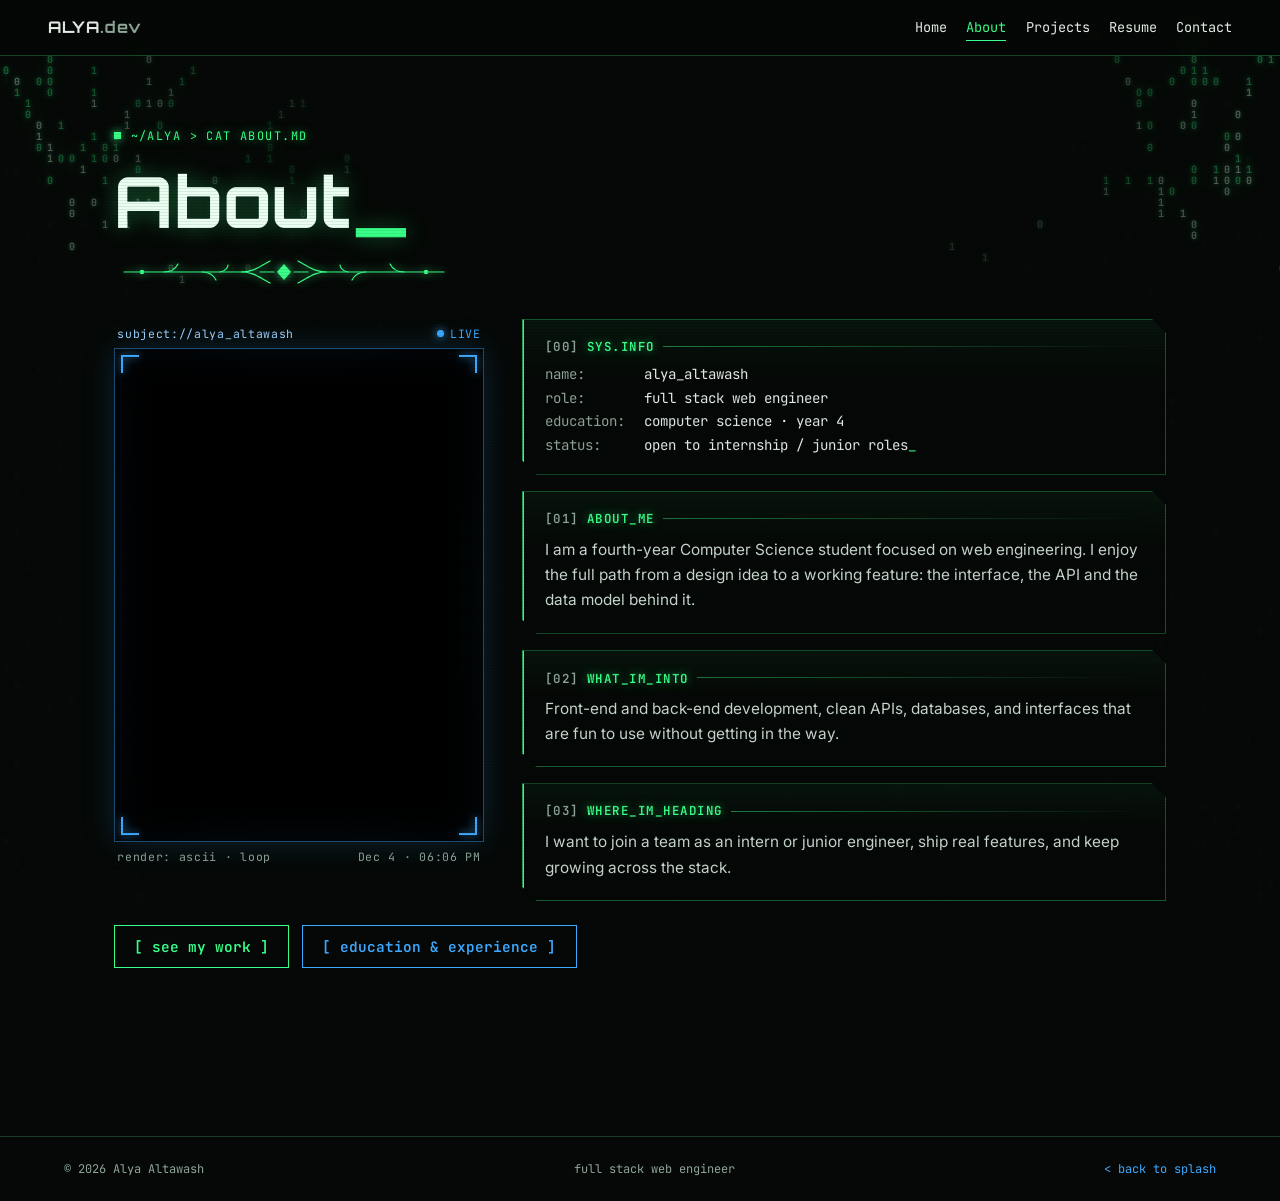
<file: about.html>
<!doctype html>
<html lang="en"><head><meta charset="utf-8"><meta name="viewport" content="width=device-width,initial-scale=1">
<title>About | Alya Altawash</title><meta name="description" content="Fourth-year Computer Science student and full stack web engineer.">
<link rel="preconnect" href="https://fonts.googleapis.com"><link rel="preconnect" href="https://fonts.gstatic.com" crossorigin>
<link href="https://fonts.googleapis.com/css2?family=Inter:wght@400;500&family=JetBrains+Mono:wght@400;600&family=Orbitron:wght@600;800&display=swap" rel="stylesheet">
<link rel="stylesheet" href="assets/style.css?v=202611090858"></head>
<body class="inner about"><div class="bg" aria-hidden="true"></div>
<nav class="nav"><a class="brand" href="index.html">ALYA<span>.dev</span></a>
<button class="burger" aria-label="Menu" aria-expanded="false">menu</button><ul><li><a href="home.html">Home</a></li><li><a href="about.html" aria-current=page>About</a></li><li><a href="projects.html">Projects</a></li><li><a href="resume.html">Resume</a></li><li><a href="contact.html">Contact</a></li></ul></nav>
<main>
<header class="phead">
<p class="kicker"><span class="blip"></span>~/alya &gt; cat about.md</p>
<h1>About<span class="cur">_</span></h1>
<svg class="rule" viewBox="0 0 320 24" aria-hidden="true"><g id="half" fill="none" stroke="currentColor" stroke-width="1.2" stroke-linecap="round">
<path d="M0 12H118"/><path d="M118 12C130 12 136 6 146 1"/><path d="M118 12C130 12 136 18 146 23"/>
<path d="M40 12C48 12 52 8 54 4"/><path d="M78 12C86 12 90 16 92 20"/><path d="M96 12C102 11 104 7 104 5"/>
<path d="M136 12H150"/><circle cx="18" cy="12" r="1.6" fill="currentColor"/></g>
<use href="#half" transform="matrix(-1 0 0 1 320 0)"/><path d="M160 4L167 12L160 20L153 12Z" fill="currentColor"/></svg>
</header>

<section class="about-grid">
<figure class="portrait">
<div class="pf-bar"><span>subject://alya_altawash</span><span class="live"><i></i>LIVE</span></div>
<div class="pf-screen">
<video src="assets/video/about-portrait.mp4" autoplay muted loop playsinline preload="metadata" aria-label="ASCII-art figure of Alya, animated"></video>
<i class="pf-sweep" aria-hidden="true"></i>
<span class="pc pc-tl" aria-hidden="true"></span><span class="pc pc-tr" aria-hidden="true"></span><span class="pc pc-bl" aria-hidden="true"></span><span class="pc pc-br" aria-hidden="true"></span>
</div>
<figcaption class="pf-meta"><span>render: ascii · loop</span><span><span id="date">--</span> · <span id="clock">--:--</span></span></figcaption>
</figure>

<div class="about-col">
<div class="panel sysinfo">
<div class="ph"><span>[00]</span> sys.info</div>
<dl>
<dt>name</dt><dd>alya_altawash</dd>
<dt>role</dt><dd>full stack web engineer</dd>
<dt>education</dt><dd>computer science · year 4</dd>
<dt>status</dt><dd class="g">open to internship / junior roles<span class="cur">_</span></dd>
</dl>
</div>
<article class="panel"><div class="ph"><span>[01]</span> about_me</div>
<p>I am a fourth-year Computer Science student focused on web engineering. I enjoy the full path from a design idea to a working feature: the interface, the API and the data model behind it.</p></article>
<article class="panel"><div class="ph"><span>[02]</span> what_im_into</div>
<p>Front-end and back-end development, clean APIs, databases, and interfaces that are fun to use without getting in the way.</p></article>
<article class="panel"><div class="ph"><span>[03]</span> where_im_heading</div>
<p>I want to join a team as an intern or junior engineer, ship real features, and keep growing across the stack.</p></article>
</div>
</section>

<div class="row"><a class="btn" href="projects.html">[ see my work ]</a><a class="btn alt" href="resume.html">[ education &amp; experience ]</a></div>
</main>
<footer><span>© 2026 Alya Altawash</span><span>full stack web engineer</span><a href="index.html">&lt; back to splash</a></footer>
<script src="assets/sigil-bg.js?v=202611090858"></script>
<script src="assets/site.js?v=202611090858"></script></body></html>
</file>
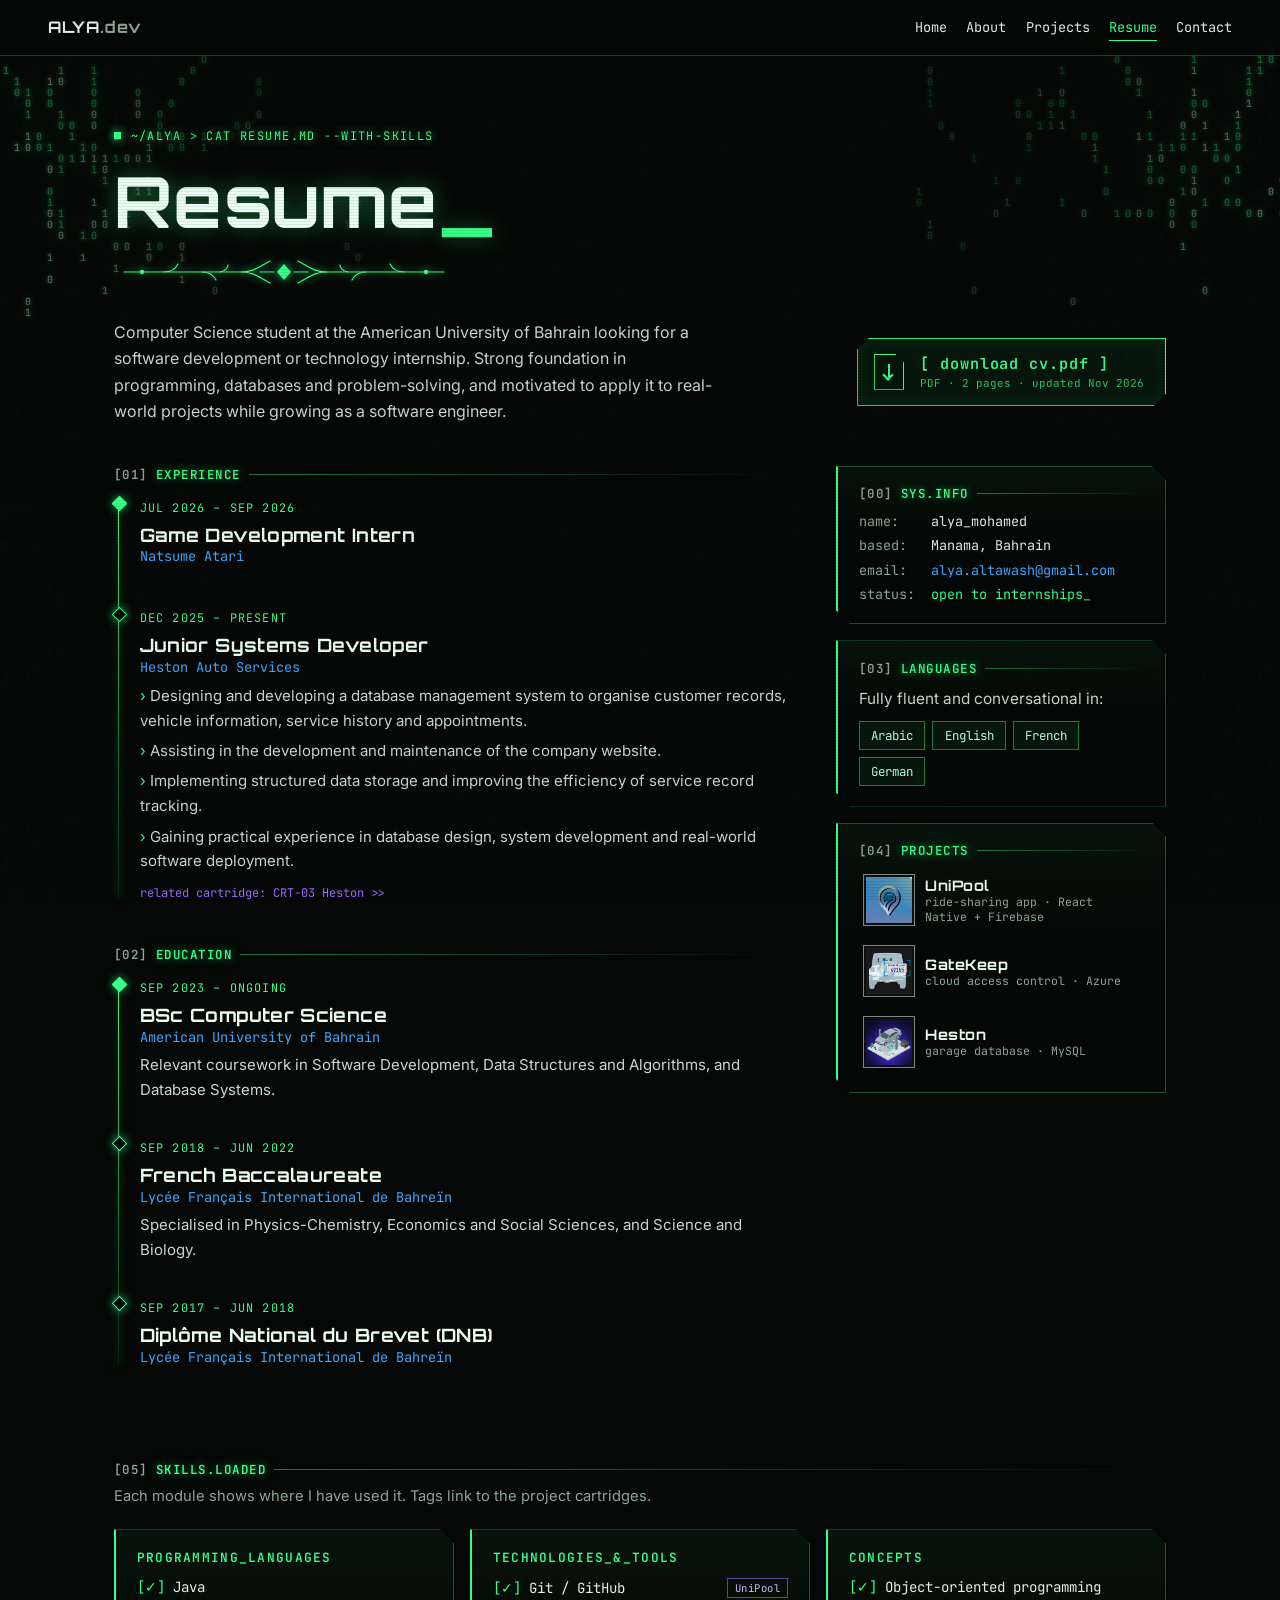
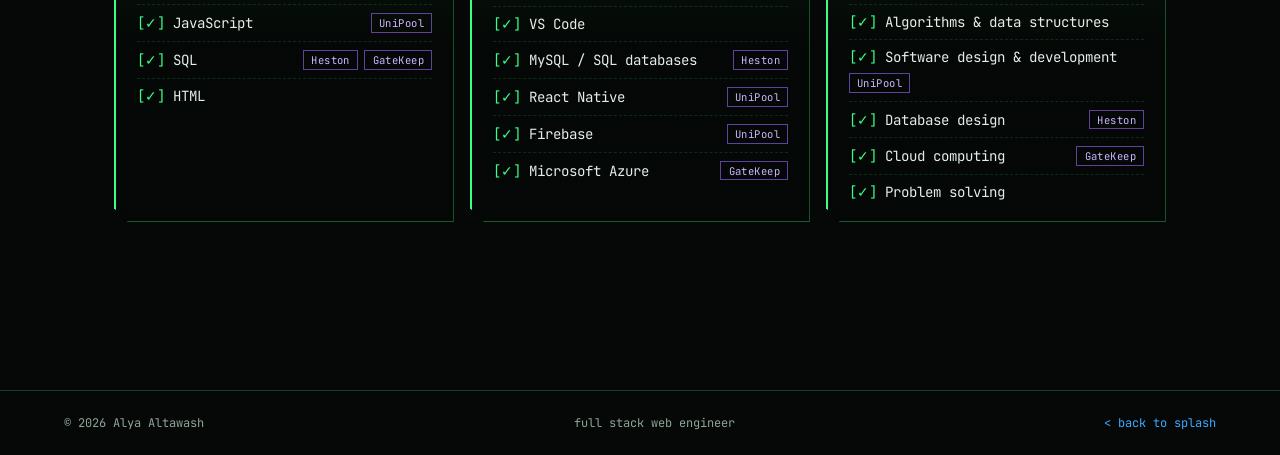
<file: resume.html>
<!doctype html>
<html lang="en"><head><meta charset="utf-8"><meta name="viewport" content="width=device-width,initial-scale=1">
<title>Resume | Alya Altawash</title><meta name="description" content="Resume and skills of Alya Mohamed, Computer Science student at the American University of Bahrain. Education, experience and technical background.">
<link rel="preconnect" href="https://fonts.googleapis.com"><link rel="preconnect" href="https://fonts.gstatic.com" crossorigin>
<link href="https://fonts.googleapis.com/css2?family=Inter:wght@400;500&family=JetBrains+Mono:wght@400;600&family=Orbitron:wght@600;800&display=swap" rel="stylesheet">
<link rel="stylesheet" href="assets/style.css?v=202611090858"></head>
<body class="inner resume"><div class="bg" aria-hidden="true"></div>
<nav class="nav"><a class="brand" href="index.html">ALYA<span>.dev</span></a>
<button class="burger" aria-label="Menu" aria-expanded="false">menu</button><ul><li><a href="home.html">Home</a></li><li><a href="about.html">About</a></li><li><a href="projects.html">Projects</a></li><li><a href="resume.html" aria-current=page>Resume</a></li><li><a href="contact.html">Contact</a></li></ul></nav>
<main>
<header class="phead">
<p class="kicker"><span class="blip"></span>~/alya &gt; cat resume.md --with-skills</p>
<h1>Resume<span class="cur">_</span></h1>
<svg class="rule" viewBox="0 0 320 24" aria-hidden="true"><g id="half" fill="none" stroke="currentColor" stroke-width="1.2" stroke-linecap="round">
<path d="M0 12H118"/><path d="M118 12C130 12 136 6 146 1"/><path d="M118 12C130 12 136 18 146 23"/>
<path d="M40 12C48 12 52 8 54 4"/><path d="M78 12C86 12 90 16 92 20"/><path d="M96 12C102 11 104 7 104 5"/>
<path d="M136 12H150"/><circle cx="18" cy="12" r="1.6" fill="currentColor"/></g>
<use href="#half" transform="matrix(-1 0 0 1 320 0)"/><path d="M160 4L167 12L160 20L153 12Z" fill="currentColor"/></svg>
</header>

<section class="cv-top">
<p class="lead">Computer Science student at the American University of Bahrain looking for a software development or technology internship. Strong foundation in programming, databases and problem-solving, and motivated to apply it to real-world projects while growing as a software engineer.</p>
<a class="dl" href="assets/Alya_Mohamed_CV.pdf" download="Alya_Mohamed_CV.pdf">
<span class="dl-ico" aria-hidden="true"><i></i></span>
<span class="dl-txt"><b>[ download cv.pdf ]</b><small>PDF · 2 pages · updated Nov 2026</small></span>
</a>
</section>

<div class="cv-grid">
<div class="cv-main">
<section aria-labelledby="xpH">
<div class="ph" id="xpH"><span>[01]</span> experience</div>
<ol class="xp">
<li><span class="when">Jul 2026 – Sep 2026</span><h3>Game Development Intern</h3><p class="org">Natsume Atari</p></li>
<li><span class="when">Dec 2025 – present</span><h3>Junior Systems Developer</h3><p class="org">Heston Auto Services</p>
<ul><li>Designing and developing a database management system to organise customer records, vehicle information, service history and appointments.</li>
<li>Assisting in the development and maintenance of the company website.</li>
<li>Implementing structured data storage and improving the efficiency of service record tracking.</li>
<li>Gaining practical experience in database design, system development and real-world software deployment.</li></ul>
<a class="xp-link" href="projects.html">related cartridge: CRT-03 Heston &gt;&gt;</a></li>
</ol>
</section>

<section aria-labelledby="edH">
<div class="ph" id="edH"><span>[02]</span> education</div>
<ol class="xp">
<li><span class="when">Sep 2023 – ongoing</span><h3>BSc Computer Science</h3><p class="org">American University of Bahrain</p><p>Relevant coursework in Software Development, Data Structures and Algorithms, and Database Systems.</p></li>
<li><span class="when">Sep 2018 – Jun 2022</span><h3>French Baccalaureate</h3><p class="org">Lycée Français International de Bahreïn</p><p>Specialised in Physics-Chemistry, Economics and Social Sciences, and Science and Biology.</p></li>
<li><span class="when">Sep 2017 – Jun 2018</span><h3>Diplôme National du Brevet (DNB)</h3><p class="org">Lycée Français International de Bahreïn</p></li>
</ol>
</section>
</div>

<aside class="cv-side">
<div class="panel">
<div class="ph"><span>[00]</span> sys.info</div>
<dl class="kv">
<dt>name</dt><dd>alya_mohamed</dd>
<dt>based</dt><dd>Manama, Bahrain</dd>
<dt>email</dt><dd><a href="mailto:alya.altawash@gmail.com">alya.altawash@gmail.com</a></dd>
<dt>status</dt><dd class="g">open to internships<span class="cur">_</span></dd>
</dl>
</div>
<div class="panel">
<div class="ph"><span>[03]</span> languages</div>
<p class="side-note">Fully fluent and conversational in:</p>
<ul class="langs"><li>Arabic</li><li>English</li><li>French</li><li>German</li></ul>
</div>
<div class="panel">
<div class="ph"><span>[04]</span> projects</div>
<ul class="mini-carts">
<li><a href="projects.html"><img src="assets/img/carts/unipool.jpg" alt=""><span><b>UniPool</b>ride-sharing app · React Native + Firebase</span></a></li>
<li><a href="projects.html"><img src="assets/img/carts/gatekeep.jpg" alt=""><span><b>GateKeep</b>cloud access control · Azure</span></a></li>
<li><a href="projects.html"><img src="assets/img/carts/heston.jpg" alt=""><span><b>Heston</b>garage database · MySQL</span></a></li>
</ul>
</div>
</aside>
</div>

<section class="section" id="skills" aria-labelledby="skH">
<div class="ph" id="skH"><span>[05]</span> skills.loaded</div>
<p class="dim sk-intro">Each module shows where I have used it. Tags link to the project cartridges.</p>
<div class="sk-grid">
<div class="panel sk"><h3>programming_languages</h3><ul>
<li><span>Java</span></li>
<li><span>JavaScript</span><a href="projects.html" class="u">UniPool</a></li>
<li><span>SQL</span><a href="projects.html" class="u">Heston</a><a href="projects.html" class="u">GateKeep</a></li>
<li><span>HTML</span></li></ul></div>
<div class="panel sk"><h3>technologies_&amp;_tools</h3><ul>
<li><span>Git / GitHub</span><a href="projects.html" class="u">UniPool</a></li>
<li><span>VS Code</span></li>
<li><span>MySQL / SQL databases</span><a href="projects.html" class="u">Heston</a></li>
<li><span>React Native</span><a href="projects.html" class="u">UniPool</a></li>
<li><span>Firebase</span><a href="projects.html" class="u">UniPool</a></li>
<li><span>Microsoft Azure</span><a href="projects.html" class="u">GateKeep</a></li></ul></div>
<div class="panel sk"><h3>concepts</h3><ul>
<li><span>Object-oriented programming</span></li>
<li><span>Algorithms &amp; data structures</span></li>
<li><span>Software design &amp; development</span><a href="projects.html" class="u">UniPool</a></li>
<li><span>Database design</span><a href="projects.html" class="u">Heston</a></li>
<li><span>Cloud computing</span><a href="projects.html" class="u">GateKeep</a></li>
<li><span>Problem solving</span></li></ul></div>
</div>
</section>
</main>
<footer><span>© 2026 Alya Altawash</span><span>full stack web engineer</span><a href="index.html">&lt; back to splash</a></footer>
<script src="assets/sigil-bg.js?v=202611090858"></script>
<script src="assets/site.js?v=202611090858"></script></body></html>
</file>
<file: assets/style.css>
:root{
  --void:#050806; --panel:#0b120d; --line:#1f3a29;
  --green:#39ff88; --glow:#b8ffd9; --blue:#3da9ff; --violet:#9b6bff; --red:#ff3b4e;
  --text:#e6ede8; --dim:#8fa597;
  --display:"Orbitron","Michroma","Segoe UI",system-ui,sans-serif;
  --mono:"JetBrains Mono","Space Mono",ui-monospace,Menlo,Consolas,monospace;
  --body:"Inter",system-ui,-apple-system,"Segoe UI",sans-serif;
}
*{box-sizing:border-box;margin:0}
html{scroll-behavior:smooth;background:var(--void)}
body{background:transparent;color:var(--text);font:16px/1.65 var(--body);min-height:100vh;overflow-x:hidden}
body::after{content:"";position:fixed;inset:0;pointer-events:none;z-index:50;background:repeating-linear-gradient(0deg,rgba(0,0,0,.18) 0 1px,transparent 1px 3px);opacity:.45}
a{color:var(--blue);text-decoration:none}
a:hover{color:var(--glow)}
:focus-visible{outline:2px solid var(--green);outline-offset:3px}
img,video{max-width:100%;display:block}
h1,h2,h3{font-family:var(--display);font-weight:700;line-height:1.15;letter-spacing:.02em}
h1{font-size:clamp(2rem,6vw,3.8rem);color:var(--glow);text-shadow:0 0 22px rgba(57,255,136,.35)}
h2{font-size:clamp(1.3rem,3.2vw,2rem);margin-bottom:1rem}
h3{font-size:1rem;margin-bottom:.4rem}
p{max-width:68ch}
.dim{color:var(--dim)} .g{color:var(--green)} .b{color:var(--blue)} .v{color:var(--violet)} .r{color:var(--red)}

.bg{position:fixed;inset:0;z-index:-1;overflow:hidden;background:var(--void)}
.bg video,.bg img{position:absolute;inset:0;width:100%;height:100%;object-fit:cover;opacity:.3;mix-blend-mode:screen}
.bg canvas{position:absolute;inset:0;width:100%;height:100%;opacity:.35}
.bg::after{content:"";position:absolute;inset:0;background:radial-gradient(ellipse at 50% 40%,transparent 15%,var(--void) 88%)}

.nav{position:sticky;top:0;z-index:40;display:flex;align-items:center;gap:1.5rem;padding:.8rem clamp(1rem,4vw,3rem);background:rgba(5,8,6,.88);backdrop-filter:blur(8px);border-bottom:1px solid var(--line)}
.brand{font:700 1rem var(--display);color:var(--green);letter-spacing:.06em}
.brand span{color:var(--dim)}
.nav ul{list-style:none;display:flex;gap:1.2rem;margin-left:auto;padding:0;font:.85rem var(--mono)}
.nav a{color:var(--text);padding:.25rem 0;border-bottom:1px solid transparent}
.nav a:hover,.nav a[aria-current]{color:var(--green);border-color:var(--green)}
.burger{display:none;margin-left:auto;background:none;border:1px solid var(--line);color:var(--green);font:1rem var(--mono);padding:.3rem .6rem;cursor:pointer}
@media(max-width:820px){
  .burger{display:block}
  .nav ul{display:none;position:absolute;top:100%;left:0;right:0;flex-direction:column;gap:0;background:var(--void);border-bottom:1px solid var(--line)}
  .nav ul.open{display:flex}
  .nav li a{display:block;padding:.9rem 1.2rem;border:0}
}

main{padding:clamp(2rem,6vw,4.5rem) clamp(1rem,5vw,4rem);max-width:1180px;margin:0 auto}
.section{margin-top:clamp(3rem,7vw,5.5rem)}

.win{background:rgba(11,18,13,.92);border:1px solid var(--line);border-radius:10px;overflow:hidden}
.win>.bar{display:flex;align-items:center;gap:.8rem;padding:.55rem .9rem;background:#16301f;font:.78rem var(--mono);color:var(--glow)}
.dots{margin-left:auto;display:flex;gap:6px}
.dots i{width:10px;height:10px;border-radius:50%;background:#cfe6d6}
.dots i:nth-child(2){background:#6aa27c}.dots i:nth-child(3){background:#050806}
.win .body{padding:1.2rem 1.3rem}

.hud{position:relative;border:1px solid var(--line);padding:1.3rem;background:rgba(11,18,13,.78)}
.hud::before,.hud::after{content:"";position:absolute;width:16px;height:16px;border:2px solid var(--green)}
.hud::before{top:-1px;left:-1px;border-right:0;border-bottom:0}
.hud::after{bottom:-1px;right:-1px;border-left:0;border-top:0}

.term{font:.95rem/1.75 var(--mono)}
.term .p::before{content:"> ";color:var(--green)}
.caret{display:inline-block;width:.6ch;height:1.05em;background:var(--green);vertical-align:-.15em;animation:blink 1s steps(2) infinite}
@keyframes blink{50%{opacity:0}}

.btn{display:inline-block;font:600 .9rem var(--mono);padding:.7rem 1.2rem;border:1px solid var(--green);color:var(--green);background:transparent;cursor:pointer;transition:background .2s,color .2s,box-shadow .2s}
.btn:hover{background:var(--green);color:var(--void);box-shadow:0 0 18px rgba(57,255,136,.45)}
.btn.alt{border-color:var(--blue);color:var(--blue)}
.btn.alt:hover{background:var(--blue);color:var(--void);box-shadow:0 0 18px rgba(61,169,255,.45)}
.btn[aria-disabled=true]{border-color:var(--line);color:var(--dim);cursor:not-allowed;box-shadow:none;background:transparent}
.row{display:flex;flex-wrap:wrap;gap:.8rem;margin-top:1.5rem}

.tag{display:inline-block;font:.72rem var(--mono);padding:.15rem .55rem;border:1px solid var(--violet);color:#cdb8ff;border-radius:3px;margin:.15rem .25rem .15rem 0}

.rail-wrap{position:relative}
.rail{display:grid;grid-auto-flow:column;grid-auto-columns:min(320px,82vw);gap:1.2rem;overflow-x:auto;scroll-snap-type:x mandatory;padding:.4rem .2rem 1rem;scrollbar-color:var(--green) var(--panel);scrollbar-width:thin}
.rail>*{scroll-snap-align:start}
.railctl{display:flex;gap:.5rem;justify-content:flex-end;margin-bottom:.6rem}
.railctl button{background:var(--void);border:1px solid var(--line);color:var(--green);font:.9rem var(--mono);padding:.35rem .8rem;cursor:pointer}
.railctl button:hover{border-color:var(--green)}
.grid{display:grid;gap:1.2rem;grid-template-columns:repeat(auto-fill,minmax(270px,1fr))}
.card{background:rgba(11,18,13,.94);border:1px solid var(--line);border-radius:6px;overflow:hidden;display:flex;flex-direction:column;transition:border-color .2s,transform .2s}
.card:hover{border-color:var(--green);transform:translateY(-3px)}
.card .shot{position:relative;aspect-ratio:16/10;background:#0a120d;border-bottom:1px solid var(--line);overflow:hidden}
.card .shot img{width:100%;height:100%;object-fit:cover;opacity:.8;filter:saturate(.8)}
.card .shot span{position:absolute;left:.6rem;bottom:.5rem;font:.7rem var(--mono);color:var(--glow);background:rgba(5,8,6,.8);padding:.1rem .4rem}
.card .txt{padding:1rem 1.1rem 1.2rem;display:flex;flex-direction:column;gap:.5rem;flex:1}
.card .txt p{font-size:.92rem;color:#c5d3ca}
.card button.more{margin-top:auto;align-self:flex-start;background:none;border:0;color:var(--blue);font:.85rem var(--mono);cursor:pointer;padding:.4rem 0 0}
.card button.more:hover{color:var(--glow)}
.locked{position:relative;border:1px dashed var(--red)}
.locked:hover{border-color:var(--red);transform:none}
.locked .shot img{filter:grayscale(.8) blur(2px);opacity:.4}
.locked .lock{position:absolute;inset:0;display:grid;place-content:center;text-align:center;font:.8rem var(--mono);color:var(--red);background:rgba(5,8,6,.55);padding:1rem}
.locked .lock b{display:block;font:700 1rem var(--display);margin-bottom:.3rem}

dialog{margin:auto;width:min(680px,92vw);max-height:90vh;overflow:auto;background:var(--panel);color:var(--text);border:1px solid var(--green);padding:0;border-radius:8px}
dialog::backdrop{background:rgba(0,0,0,.78)}
dialog .win{border:0;border-radius:0}
dialog h3{font-size:1.4rem;margin-bottom:.8rem}
dialog dt{font:.78rem var(--mono);color:var(--green);margin-top:1rem}
dialog dd{margin:.2rem 0 0;color:#c5d3ca}
.x{background:none;border:0;color:var(--glow);font:1rem var(--mono);cursor:pointer;margin-left:auto}

.tl{border-left:1px solid var(--green);padding-left:1.4rem;display:grid;gap:1.8rem}
.tl>div{position:relative}
.tl>div::before{content:"";position:absolute;left:calc(-1.4rem - 4px);top:.55rem;width:7px;height:7px;background:var(--green);box-shadow:0 0 8px var(--green)}
.tl .when{font:.78rem var(--mono);color:var(--blue)}

.skills{display:grid;gap:1.2rem;grid-template-columns:repeat(auto-fit,minmax(260px,1fr))}
.skills .hud h3{color:var(--green)}
.skills ul{list-style:none;padding:0;margin:.8rem 0 0;display:grid;gap:.45rem;font:.88rem var(--mono)}
.skills li::before{content:"> ";color:var(--green)}
.lvl{height:3px;background:var(--line);margin-top:.15rem}
.lvl i{display:block;height:100%;background:var(--green);box-shadow:0 0 8px var(--green)}

label{display:block;font:.8rem var(--mono);color:var(--dim);margin:.9rem 0 .3rem}
input,textarea{width:100%;background:var(--void);border:1px solid var(--line);color:var(--text);font:1rem var(--mono);padding:.7rem .8rem}
input:focus,textarea:focus{border-color:var(--green);outline:0;box-shadow:0 0 0 1px var(--green)}
textarea{min-height:130px;resize:vertical}

.two{display:grid;gap:2rem;grid-template-columns:1.2fr 1fr;align-items:start}
@media(max-width:860px){.two{grid-template-columns:1fr}}
.links{list-style:none;padding:0;display:grid;gap:.6rem;font:.95rem var(--mono)}
.links a{display:flex;justify-content:space-between;border:1px solid var(--line);padding:.7rem .9rem;color:var(--text);transition:border-color .2s,color .2s}
.links a:hover{border-color:var(--green);color:var(--green)}
.art{border:1px solid var(--line);margin-top:1.2rem}
.art img{width:100%;max-height:340px;object-fit:cover;opacity:.85}

footer{border-top:1px solid var(--line);margin-top:6rem;padding:1.5rem clamp(1rem,5vw,4rem);font:.75rem var(--mono);color:var(--dim);display:flex;flex-wrap:wrap;gap:.6rem 2rem;justify-content:space-between}

/* splash */
body.splash{height:100svh;overflow:hidden;overflow:clip;--acc:var(--green);--acc-rgb:57,255,136}
body.splash[data-mode=design]{--acc:var(--violet);--acc-rgb:155,107,255}
.splash .bg::after{background:radial-gradient(ellipse at 60% 50%,transparent 40%,rgba(5,8,6,.8) 100%)}
.splash .bg .sig{opacity:.42;filter:drop-shadow(0 0 2px rgba(57,255,136,.9)) drop-shadow(0 0 9px rgba(57,255,136,.35));transition:filter .7s ease,opacity .7s ease}
.splash[data-mode=design] .bg .sig{filter:hue-rotate(118deg) saturate(1.2) drop-shadow(0 0 2px rgba(155,107,255,.9)) drop-shadow(0 0 9px rgba(155,107,255,.35))}

.corners{position:fixed;inset:clamp(.6rem,1.6vw,1.2rem);z-index:2;pointer-events:none}
.corners{filter:drop-shadow(0 0 4px rgba(var(--acc-rgb),.7))}
.corners i{position:absolute;width:26px;height:26px;border:1.5px solid var(--acc);opacity:.85;transition:border-color .6s}
.corners .tl{left:0;top:0;border-right:0;border-bottom:0}.corners .tr{right:0;top:0;border-left:0;border-bottom:0}
.corners .bl{left:0;bottom:0;border-right:0;border-top:0}.corners .br{right:0;bottom:0;border-left:0;border-top:0}

.splash .top{position:absolute;z-index:3;left:0;right:0;top:0;padding:1.6rem clamp(1.6rem,4.5vw,3.4rem);display:flex;justify-content:space-between;font:.74rem var(--mono);color:var(--dim);letter-spacing:.08em}
.splash .top b{color:var(--acc);font-weight:400}
.quote{position:absolute;z-index:3;left:clamp(1.6rem,6vw,5rem);top:50%;transform:translateY(-56%);max-width:min(600px,86vw)}
.quote::before{content:"";position:absolute;inset:-4rem -5rem;z-index:-1;pointer-events:none;background:radial-gradient(closest-side,rgba(5,8,6,.82) 55%,transparent)}
.kicker{display:flex;align-items:center;gap:.6rem;font:.74rem var(--mono);color:var(--acc);letter-spacing:.12em;text-transform:uppercase;margin-bottom:1.1rem;text-shadow:0 0 10px rgba(var(--acc-rgb),.6)}
.blip{width:7px;height:7px;background:var(--acc);box-shadow:0 0 10px var(--acc);animation:blip 1.6s steps(1) infinite}
@keyframes blip{50%{opacity:.15}}
.quote h1{font-size:clamp(2rem,5vw,3.6rem);line-height:1.08;color:#eafff2;text-shadow:0 0 18px rgba(184,255,217,.25);animation:glitch 7s infinite}
.quote .l{color:var(--green);text-shadow:0 0 22px rgba(57,255,136,.55)}
.quote .d{color:var(--violet);text-shadow:0 0 22px rgba(155,107,255,.6)}
@keyframes glitch{
  0%,91%,100%{transform:none;filter:none}
  92%{transform:translate(-3px,0) skewX(-8deg);filter:drop-shadow(3px 0 0 rgba(255,59,78,.75)) drop-shadow(-3px 0 0 rgba(61,169,255,.75))}
  93%{transform:translate(3px,0);filter:drop-shadow(-4px 0 0 rgba(255,59,78,.75)) drop-shadow(4px 0 0 rgba(61,169,255,.75))}
  94%{transform:none;filter:none}
  95%{transform:translate(0,-1px) skewX(6deg);filter:drop-shadow(2px 0 0 rgba(255,59,78,.6))}
  96%{transform:none;filter:none}}
.rule{display:block;width:min(340px,80%);height:24px;margin:1.3rem 0 1.4rem;color:var(--acc);filter:drop-shadow(0 0 4px rgba(var(--acc-rgb),.8));transition:color .6s}

.lens{display:flex;align-items:center;gap:.9rem;flex-wrap:wrap}
.lens-label{font:.74rem var(--mono);color:var(--dim);letter-spacing:.14em}
.lens-label b{color:var(--acc);font-weight:400;margin-left:.3rem}
.toggle{position:relative;display:flex;gap:4px;padding:4px;background:rgba(var(--acc-rgb),.08);border:1px solid rgba(var(--acc-rgb),.55);box-shadow:0 0 18px rgba(var(--acc-rgb),.18),inset 0 0 14px rgba(var(--acc-rgb),.08);clip-path:polygon(12px 0,100% 0,100% calc(100% - 12px),calc(100% - 12px) 100%,0 100%,0 12px);transition:border-color .6s,background .6s}
.toggle button{background:transparent;color:var(--dim);border:0;padding:.6rem 1.25rem;font:600 .8rem var(--mono);letter-spacing:.16em;cursor:pointer;transition:color .2s,background .3s}
.toggle button:hover{color:var(--text)}
.toggle button:first-child{clip-path:polygon(9px 0,100% 0,100% 100%,0 100%,0 9px)}
.toggle button:last-child{clip-path:polygon(0 0,100% 0,100% calc(100% - 9px),calc(100% - 9px) 100%,0 100%)}
.toggle button[aria-pressed=true]{background:var(--green);color:var(--void);box-shadow:0 0 20px rgba(57,255,136,.7)}
.toggle button.dz[aria-pressed=true]{background:var(--violet);color:#fff;box-shadow:0 0 20px rgba(155,107,255,.7)}
.quote .sub{margin-top:1.1rem;font:.78rem var(--mono);color:var(--dim)}

#stage{position:absolute;inset:0;z-index:1;cursor:grab;touch-action:pan-y}
#stage:active{cursor:grabbing}
#stage canvas{display:block}
.readout{position:absolute;z-index:3;right:clamp(1.6rem,4.5vw,3.4rem);bottom:1.9rem;font:.7rem var(--mono);color:var(--dim);letter-spacing:.06em}
.boot{position:absolute;z-index:3;left:clamp(1.6rem,6vw,5rem);bottom:1.6rem;font:.74rem/1.7 var(--mono);color:var(--dim)}
.enter{position:absolute;z-index:3;left:50%;bottom:1.6rem;transform:translateX(-50%);white-space:nowrap;box-shadow:0 0 22px rgba(var(--acc-rgb),.25)}
.hint{position:absolute;z-index:3;right:clamp(1.6rem,4.5vw,3.4rem);top:4rem;font:.7rem var(--mono);color:var(--dim)}
@media(max-width:900px){.readout{display:none}}
@media(max-width:700px){
  .boot,.hint{display:none}
  .splash .top{padding:1.4rem 1.6rem;font-size:.66rem}
  .splash .top span{max-width:60%}
  .quote{top:5.2rem;transform:none;left:1.6rem;right:1.6rem}
  .quote h1{font-size:clamp(1.8rem,8.4vw,2.6rem)}
  .rule{margin:1rem 0 1.1rem}
  .toggle button{padding:.55rem 1rem}
  .quote .sub{display:none}
  .quote::before{inset:-2rem -1.6rem}
  .kicker{font-size:.62rem;letter-spacing:.08em;flex-wrap:wrap}
}

@media(prefers-reduced-motion:reduce){
  *{animation:none!important;scroll-behavior:auto!important;transition:none!important}
  .bg video{display:none}
}

/* loading screen */
#loader{position:fixed;inset:0;z-index:45;background:#020403;overflow:hidden;cursor:pointer;transition:opacity .85s ease,visibility .85s}
#loader.done{opacity:0;visibility:hidden}
#loader::after{content:"";position:absolute;inset:-50%;pointer-events:none;opacity:.13;background-image:url("data:image/svg+xml,%3Csvg xmlns='http://www.w3.org/2000/svg' width='160' height='160'%3E%3Cfilter id='n'%3E%3CfeTurbulence type='fractalNoise' baseFrequency='.9' numOctaves='2' stitchTiles='stitch'/%3E%3C/filter%3E%3Crect width='100%25' height='100%25' filter='url(%23n)'/%3E%3C/svg%3E");animation:ldgrain .9s steps(3) infinite}
@keyframes ldgrain{0%{transform:translate(0,0)}33%{transform:translate(-3%,2%)}66%{transform:translate(2%,-3%)}}
.ld-bg{position:absolute;inset:0;width:100%;height:100%;filter:drop-shadow(0 0 2px rgba(57,255,136,.9)) drop-shadow(0 0 9px rgba(57,255,136,.35));animation:ldflick 4s infinite}
@keyframes ldflick{0%,100%{opacity:1}47%{opacity:1}48%{opacity:.82}49%{opacity:1}83%{opacity:.93}}
.ld-code{position:absolute;z-index:2;top:1.2rem;left:clamp(1rem,3vw,2rem);margin:0;font:600 10px/1.3 var(--mono);color:#f2fff7;text-shadow:0 0 6px rgba(255,255,255,.55);opacity:.9;white-space:pre;max-height:42vh;overflow:hidden;pointer-events:none;padding:.4rem .6rem .4rem 0;background:rgba(2,4,3,.8);box-shadow:0 0 24px 12px rgba(2,4,3,.8)}
.ld-center{position:absolute;inset:0;z-index:3;display:flex;flex-direction:column;align-items:center;justify-content:center;gap:0;pointer-events:none}
.ld-vid{width:min(64vmin,580px);aspect-ratio:1;-webkit-mask-image:radial-gradient(circle,#000 50%,transparent 71%);mask-image:radial-gradient(circle,#000 50%,transparent 71%)}
.ld-vid video{width:100%;height:100%;object-fit:cover;filter:contrast(1.08) drop-shadow(0 0 12px rgba(184,255,217,.5))}
.ld-out{width:min(420px,90vw);min-height:9.8em;padding:.7rem .9rem;font:.76rem/1.6 var(--mono);color:var(--glow);text-shadow:0 0 8px rgba(57,255,136,.55),0 0 3px #000,0 0 6px #000;white-space:pre}
.ld-out .ok{color:var(--green);text-shadow:0 0 10px rgba(57,255,136,.9)}
.ld-out .dimbar{color:#1f3a29;text-shadow:none}
.ld-out .cur{animation:ldblink 1s steps(1) infinite}
@keyframes ldblink{50%{opacity:0}}
.ld-skip{position:absolute;z-index:3;bottom:1.2rem;left:50%;transform:translateX(-50%);font:.7rem var(--mono);color:var(--dim);white-space:nowrap;opacity:.7}
@media(max-width:700px){.ld-code{font-size:8px;max-height:24vh;opacity:.9}.ld-vid{width:min(88vw,420px)}.ld-out{font-size:.68rem}}
@media(prefers-reduced-motion:reduce){#loader::after,.ld-bg{animation:none}}
#loader.quick{display:none}

/* inner pages: shared cyber-sigil styling */
body.inner{--acc:var(--green);--acc-rgb:57,255,136}
.inner .bg::after{background:linear-gradient(90deg,rgba(5,8,6,.15),rgba(5,8,6,.7) 22%,rgba(5,8,6,.7) 78%,rgba(5,8,6,.15))}
.inner .bg .sig{opacity:.45;filter:drop-shadow(0 0 2px rgba(57,255,136,.9)) drop-shadow(0 0 9px rgba(57,255,136,.35))}
.inner .nav{background:rgba(5,8,6,.82);border-bottom-color:rgba(57,255,136,.25)}
.phead{margin-bottom:2.2rem}
.phead h1{font-size:clamp(2.4rem,7vw,4.4rem);color:#eafff2;text-shadow:0 0 22px rgba(57,255,136,.35);animation:glitch 7s infinite}
.phead h1 .cur,.cur{color:var(--acc);animation:ldblink 1s steps(1) infinite}
.phead .rule{margin:1.1rem 0 0}

.panel{position:relative;padding:1.15rem 1.3rem 1.25rem;background:linear-gradient(180deg,rgba(57,255,136,.05),rgba(5,8,6,.82) 40%);border:1px solid rgba(var(--acc-rgb),.3);border-left:2px solid var(--acc);backdrop-filter:blur(3px);clip-path:polygon(0 0,calc(100% - 14px) 0,100% 14px,100% 100%,14px 100%,0 calc(100% - 14px));transition:border-color .25s,box-shadow .25s,transform .25s}
.panel:hover{border-color:rgba(var(--acc-rgb),.7);box-shadow:inset 0 0 24px rgba(var(--acc-rgb),.08);transform:translateX(3px)}
.ph{display:flex;align-items:center;gap:.5rem;font:600 .78rem var(--mono);letter-spacing:.12em;text-transform:uppercase;color:var(--acc);text-shadow:0 0 10px rgba(var(--acc-rgb),.55);margin-bottom:.6rem}
.ph span{color:var(--dim);text-shadow:none}
.ph::after{content:"";flex:1;height:1px;background:linear-gradient(90deg,rgba(var(--acc-rgb),.45),transparent)}
.panel p{color:#c9d8ce;font-size:.96rem}

.about-grid{display:grid;grid-template-columns:minmax(260px,370px) 1fr;gap:clamp(1.4rem,3vw,2.4rem);align-items:start}
.about-col{display:grid;gap:1rem}
.sysinfo dl{display:grid;grid-template-columns:max-content 1fr;gap:.35rem 1.2rem;font:.88rem var(--mono)}
.sysinfo dt{color:var(--dim)}
.sysinfo dt::after{content:":"}
.sysinfo dd{margin:0;color:var(--text)}

.portrait{margin:0;position:sticky;top:5.5rem;--pb:61,169,255}
.pf-bar,.pf-meta{display:flex;justify-content:space-between;gap:1rem;font:.72rem var(--mono);letter-spacing:.06em;color:#9fd2ff;padding:.45rem .2rem}
.pf-meta{color:var(--dim)}
.live{display:flex;align-items:center;gap:.4rem;color:var(--blue)}
.live i{width:7px;height:7px;border-radius:50%;background:var(--blue);box-shadow:0 0 8px var(--blue);animation:blip 1.4s steps(1) infinite}
.pf-screen{position:relative;aspect-ratio:3/4;background:#000;border:1px solid rgba(var(--pb),.45);box-shadow:0 0 30px rgba(var(--pb),.18),inset 0 0 40px rgba(var(--pb),.12);overflow:hidden}
.pf-screen video{width:100%;height:100%;object-fit:cover;filter:drop-shadow(0 0 6px rgba(var(--pb),.7)) brightness(1.15)}
.pf-screen::after{content:"";position:absolute;inset:0;pointer-events:none;background:repeating-linear-gradient(0deg,rgba(0,0,0,.35) 0 1px,transparent 1px 3px),radial-gradient(ellipse at center,transparent 55%,rgba(0,0,0,.6))}
.pf-sweep{position:absolute;left:0;right:0;height:22%;top:-22%;pointer-events:none;background:linear-gradient(180deg,transparent,rgba(var(--pb),.13),transparent);animation:sweep 5s linear infinite}
@keyframes sweep{to{top:100%}}
.pc{position:absolute;width:18px;height:18px;border:2px solid var(--blue);filter:drop-shadow(0 0 4px rgba(var(--pb),.9));z-index:2}
.pc-tl{left:6px;top:6px;border-right:0;border-bottom:0}.pc-tr{right:6px;top:6px;border-left:0;border-bottom:0}
.pc-bl{left:6px;bottom:6px;border-right:0;border-top:0}.pc-br{right:6px;bottom:6px;border-left:0;border-top:0}
@media(max-width:860px){
  .about-grid{grid-template-columns:1fr}
  .portrait{position:relative;top:0;width:min(100%,340px);margin:0 auto}
  .inner .bg::after{background:rgba(5,8,6,.4)}
  .inner .bg .sig{opacity:.55}
}
@media(prefers-reduced-motion:reduce){.pf-sweep,.phead h1{animation:none}}

/* ===== projects: cartridges + reader ===== */
.sr-only{position:absolute;width:1px;height:1px;overflow:hidden;clip:rect(0 0 0 0);white-space:nowrap}
.proj-head{display:grid;grid-template-columns:1fr minmax(260px,380px);gap:2rem;align-items:center}
.proj-head .lead{margin-top:1.3rem;color:#c9d8ce}
.drive{margin:0}
#drive{height:300px;position:relative;cursor:grab;touch-action:pan-y;outline:none}
#drive.grabbing{cursor:grabbing}
#drive:focus-visible{box-shadow:0 0 0 1px var(--green)}
#drive canvas{display:block;width:100%!important;height:100%!important}
.proj-head>*{min-width:0}
#drive.no3d{display:none}
.drive figcaption{display:flex;justify-content:space-between;gap:1rem;padding-top:.5rem;border-top:1px solid rgba(57,255,136,.3);font:.7rem var(--mono);color:var(--dim);letter-spacing:.06em}
#driveStat{color:var(--green)}

.rack{--w:clamp(200px,21vw,250px);display:flex;flex-wrap:wrap;gap:2.6rem;padding-top:1rem}
.cart{--c:var(--green);position:relative;display:block;width:24em;height:32em;padding:0;border:0;background:none;color:inherit;font-size:calc(var(--w,240px) / 24);cursor:pointer;text-align:left;filter:drop-shadow(0 .8em 1.2em rgba(0,0,0,.65));transition:transform .3s cubic-bezier(.3,.7,.3,1),filter .3s}
.cart:hover,.cart:focus-visible{transform:translateY(-.9em) rotate(-1.5deg);filter:drop-shadow(0 0 1.1em color-mix(in srgb,var(--c) 70%,transparent)) drop-shadow(0 1em 1.4em rgba(0,0,0,.7))}
.cart:focus-visible{outline:none}
.cart:focus-visible .c-body{outline:2px solid var(--c);outline-offset:-2px}
.cart.gone{visibility:hidden}
.c-body{position:absolute;inset:0;clip-path:polygon(2.4em 0,100% 0,100% calc(100% - 1.8em),calc(100% - 1.8em) 100%,0 100%,0 2.4em);
  background:repeating-linear-gradient(90deg,rgba(255,255,255,.035) 0 1px,transparent 1px 3px),linear-gradient(160deg,#e3e8e5 0%,#aab2ae 18%,#6d7572 44%,#353b39 70%,#1b1f1e 100%);
  box-shadow:inset .15em .15em .3em rgba(255,255,255,.55),inset -.2em -.2em .4em rgba(0,0,0,.6)}
.c-grip{position:absolute;top:.8em;left:5em;right:4em;height:1.4em;border-radius:.2em;background:repeating-linear-gradient(90deg,rgba(0,0,0,.4) 0 .3em,rgba(255,255,255,.3) .3em .6em)}
.c-side{position:absolute;left:.5em;top:4.5em;writing-mode:vertical-rl;transform:rotate(180deg);font:600 .62em var(--mono);letter-spacing:.22em;color:rgba(0,0,0,.5);text-shadow:0 1px 0 rgba(255,255,255,.35)}
.c-label{position:absolute;left:2.2em;top:3.2em;width:19.2em;height:19.2em;background:#000;overflow:hidden;box-shadow:0 0 0 .35em #0c0f0e,0 0 0 .5em rgba(255,255,255,.28)}
.c-label img{width:100%;height:100%;object-fit:cover;display:block}
.c-scan{position:absolute;inset:0;pointer-events:none;background:linear-gradient(125deg,rgba(255,255,255,.18) 0%,transparent 28%),repeating-linear-gradient(0deg,rgba(0,0,0,.18) 0 1px,transparent 1px 3px)}
.c-chip{position:absolute;top:.6em;left:.6em;font:600 .7em var(--mono);letter-spacing:.1em;padding:.15em .55em;background:rgba(5,8,6,.82);color:var(--c);border:1px solid var(--c)}
.c-title,.c-sub{position:absolute;left:2.2em;right:3em}
.c-title{top:23.2em;font:800 1.85em/1 var(--display);letter-spacing:.06em;color:#f2fff7;text-shadow:0 0 .5em color-mix(in srgb,var(--c) 80%,transparent);left:calc(2.2em / 1.85);top:calc(23.3em / 1.85)}
.c-sub{top:calc(26.6em / .72);left:calc(2.2em / .72);font:.72em var(--mono);letter-spacing:.08em;text-transform:uppercase;color:#a9bab0;white-space:nowrap;overflow:hidden;text-overflow:ellipsis;right:calc(3em / .72)}
.c-foot{position:absolute;left:calc(2.2em / .62);bottom:calc(1.1em / .62);display:flex;align-items:center;gap:1.2em;font:600 .62em var(--mono);letter-spacing:.12em;color:rgba(255,255,255,.4)}
.c-led{width:1.1em;height:1.1em;border-radius:50%;background:#2a2f2d;box-shadow:inset 0 0 .2em #000;transition:background .3s,box-shadow .3s}
.cart:hover .c-led,.cart:focus-visible .c-led,.deck-cart .c-led{background:var(--c);box-shadow:0 0 .8em var(--c)}
.c-pins{position:absolute;right:0;top:5em;bottom:5em;width:1.3em;border-left:.2em solid #0d0f0e;background:repeating-linear-gradient(180deg,#f0cf74 0 .9em,#8a6a22 .9em 1.1em,#121514 1.1em 1.6em)}
.cart.blank{cursor:not-allowed}
.cart.blank:hover{transform:none;filter:drop-shadow(0 .8em 1.2em rgba(0,0,0,.65))}
.blank .c-body{filter:saturate(.2) brightness(.62)}
.blank .c-led{background:var(--red)!important;box-shadow:0 0 .8em var(--red)!important}
.c-noise{position:absolute;inset:0;background:repeating-linear-gradient(0deg,#0d100f 0 2px,#1b201e 2px 3px),#111;animation:noise .25s steps(2) infinite}
@keyframes noise{50%{background-position:0 1px}}
.c-nodata{position:absolute;inset:0;display:grid;place-content:center;font:600 1.3em var(--mono);letter-spacing:.2em;color:var(--red);text-shadow:0 0 .6em var(--red)}

/* reader overlay */
body.ro-open{overflow:hidden}
.reader-ov{--c:var(--green);position:fixed;inset:0;z-index:60;background:rgba(2,4,3,.88);backdrop-filter:blur(6px);opacity:0;transition:opacity .25s}
.reader-ov.in{opacity:1}
.ro-stage{position:absolute;inset:0;margin:0 auto;max-width:1300px}
.deck{position:absolute;width:52em;height:40em;left:calc(50% - 12em);top:50%;margin-top:-20em;font-size:min(10px,calc((100vw - 2rem) / 80));transition:left .55s cubic-bezier(.6,0,.25,1),top .55s cubic-bezier(.6,0,.25,1),margin .55s,font-size .55s}
.deck-cart{position:absolute;left:3em;top:4em;width:24em;height:32em;z-index:1;pointer-events:none}
.reader{position:absolute;inset:0;z-index:2}
.reader::before{content:"";position:absolute;inset:0;clip-path:polygon(3em 0,100% 0,100% calc(100% - 3em),calc(100% - 3em) 100%,0 100%,0 3em);
  background:repeating-linear-gradient(90deg,rgba(255,255,255,.025) 0 1px,transparent 1px 3px),linear-gradient(165deg,#59625e 0%,#323936 30%,#1c201f 70%,#121514 100%);
  box-shadow:inset .2em .2em .4em rgba(255,255,255,.25),inset -.3em -.3em .6em rgba(0,0,0,.7)}
.reader>*{position:absolute;z-index:1}
.rd-tab{top:-2.5em;left:6em;width:17em;height:2.7em;display:grid;place-content:center;clip-path:polygon(1.4em 0,calc(100% - 1.4em) 0,100% 100%,0 100%);background:linear-gradient(180deg,#7a837f,#3b4240);font:800 1.3em var(--display);letter-spacing:.2em;color:#171b1a;text-shadow:0 1px 0 rgba(255,255,255,.35)}
.rd-tab{font-size:1.3em;width:calc(17em / 1.3);height:calc(2.7em / 1.3);top:calc(-2.5em / 1.3);left:calc(6em / 1.3)}
.rd-tab2{top:2em;left:28em;font:600 .72em var(--mono);letter-spacing:.2em;color:rgba(255,255,255,.35);top:calc(2.2em / .72);left:calc(28em / .72)}
.rd-slot{left:-.5em;top:3.6em;width:1.1em;height:32.8em;background:#030403;border-radius:.3em;box-shadow:inset 0 0 .4em #000,.15em 0 0 rgba(255,255,255,.12)}
.rd-window{left:5.2em;top:7.2em;width:19.2em;height:19.2em;overflow:hidden;background:#030403;box-shadow:0 0 0 .5em #0f1211,0 0 0 .7em rgba(255,255,255,.12),inset 0 0 2em #000}
.rd-empty{position:absolute;inset:0;display:grid;place-content:center;justify-items:center;gap:1em;background:repeating-linear-gradient(45deg,#070908 0 .5em,#0c0f0e .5em 1em);transition:opacity .4s}
.rd-empty i{width:7em;height:7em;border-radius:50%;border:.4em solid #222826;box-shadow:inset 0 0 1em #000}
.rd-empty span{font:600 .8em var(--mono);letter-spacing:.2em;color:#4c5a52}
.reader.on .rd-empty{opacity:0;transition-delay:.1s}
.rd-clone{left:-2.2em;top:-3.2em;width:24em;height:32em;position:absolute}
.rd-clone .cart{font-size:inherit;filter:none;pointer-events:none;transform:none}
.rd-glass{position:absolute;inset:0;pointer-events:none;background:linear-gradient(130deg,rgba(255,255,255,.12),transparent 35%),repeating-linear-gradient(0deg,rgba(0,0,0,.25) 0 1px,transparent 1px 3px);box-shadow:inset 0 0 0 1px rgba(255,255,255,.05);transition:box-shadow .5s}
.reader.done .rd-glass{box-shadow:inset 0 0 2.5em color-mix(in srgb,var(--c) 45%,transparent)}
.rd-ring{left:6em;top:28.6em;width:8em;height:8em;border-radius:50%;background:#0c0f0e;box-shadow:0 0 0 .45em #262c2a,0 0 0 .6em rgba(255,255,255,.12),inset 0 0 1em #000;display:grid;place-items:center}
.rd-ring i{width:5.6em;height:5.6em;border-radius:50%;background:radial-gradient(circle,#1a1f1d 0 1px,transparent 1.5px) 0 0/.55em .55em,#101413;transition:background-color .5s,box-shadow .5s}
.reader.on .rd-ring i{background-color:var(--c);box-shadow:0 0 1.5em var(--c),0 0 3em color-mix(in srgb,var(--c) 50%,transparent)}
.reader.reading .rd-ring i{animation:ringpulse .5s ease-in-out infinite alternate}
@keyframes ringpulse{to{filter:brightness(.6)}}
.rd-strip{left:16em;top:30.2em;display:flex;align-items:center;gap:.9em;font:600 .75em var(--mono);letter-spacing:.15em;color:rgba(255,255,255,.35);left:calc(16em / .75);top:calc(30.6em / .75)}
.led{display:inline-block;width:.9em;height:.9em;border-radius:50%;background:#2a302d;box-shadow:inset 0 0 .2em #000;transition:background .3s,box-shadow .3s}
.reader.on .rd-strip .led{background:var(--c);box-shadow:0 0 .7em var(--c)}
.reader.on .rd-strip .l2{transition-delay:.15s}.reader.on .rd-strip .l3{transition-delay:.3s}
.rd-screen{left:28em;top:5em;width:20em;height:15em;background:#020302;overflow:hidden;box-shadow:0 0 0 .45em #0e1110,0 0 0 .6em rgba(255,255,255,.12),inset 0 0 1.5em #000}
.rd-screen::after{content:"";position:absolute;inset:0;pointer-events:none;background:repeating-linear-gradient(0deg,rgba(0,0,0,.35) 0 1px,transparent 1px 3px)}
.rd-boot{position:absolute;inset:.9em;font:.95em/1.55 var(--mono);color:var(--c);text-shadow:0 0 .5em var(--c);white-space:pre}
.rd-cover{position:absolute;inset:0;opacity:0;transition:opacity .5s}
.rd-cover img{width:100%;height:100%;object-fit:cover}
.rd-cover span{position:absolute;left:.6em;bottom:.5em;font:800 1.3em var(--display);letter-spacing:.1em;color:#fff;text-shadow:0 0 .6em var(--c),0 0 .2em #000}
.reader.done .rd-cover{opacity:1}
.reader.done .rd-boot{opacity:0}
.rd-leds{left:28em;top:22em;display:flex;gap:1.6em;font:600 .72em var(--mono);letter-spacing:.12em;color:rgba(255,255,255,.4);left:calc(28em / .72);top:calc(22.2em / .72)}
.rd-leds span{display:flex;align-items:center;gap:.5em}
.reader.on .led.pwr{background:#39ff88;box-shadow:0 0 .7em #39ff88}
.reader.reading .led.read{background:#ffb13b;box-shadow:0 0 .7em #ffb13b;animation:blip .25s steps(1) infinite}
.reader.done .led.data{background:var(--c);box-shadow:0 0 .7em var(--c)}
.rd-btns{left:28em;top:26em;display:flex;gap:1.2em}
.rd-btn{width:8.5em;height:3.2em;border:0;border-radius:.3em;background:linear-gradient(180deg,#3b4240,#1a1e1d);box-shadow:inset 0 .15em .1em rgba(255,255,255,.2),0 .25em 0 #070908;font:700 .8em var(--mono);letter-spacing:.2em;color:#c9d4ce;cursor:pointer;display:grid;place-content:center;width:calc(8.5em / .8);height:calc(3.2em / .8)}
.rd-btn:hover{color:var(--c)}
.rd-btn:active{transform:translateY(.2em);box-shadow:inset 0 .15em .1em rgba(255,255,255,.2)}
.rd-btn:focus-visible{outline:2px solid var(--c);outline-offset:2px}
.rd-btn.fake{cursor:default;opacity:.55}
.rd-vent{left:28em;top:31.5em;width:20em;height:5em;background:repeating-linear-gradient(90deg,#060707 0 .55em,transparent .55em 1.2em);clip-path:inset(0 round .3em);opacity:.9}
.rd-side{right:.9em;top:6em;writing-mode:vertical-rl;font:800 1.15em var(--display);letter-spacing:.25em;color:#121615;text-shadow:0 1px 0 rgba(255,255,255,.18);right:calc(.9em / 1.15);top:calc(6em / 1.15)}
.rd-wire{right:-2.4em;width:2.8em;height:7em;border:.38em solid;border-left:0;border-radius:0 3.5em 3.5em 0;z-index:0!important}
.rd-wire.w1{top:17em;border-color:#c8392d}
.rd-wire.w2{top:18em;width:2em;height:5em;border-color:#d9a92f}
.reader.clunk{animation:clunk .26s ease-out}
@keyframes clunk{30%{transform:translateX(.35em)}60%{transform:translateX(-.15em)}}

/* project readout panel */
.rp{position:absolute;top:5vh;bottom:5vh;left:50%;right:1.5rem;overflow:auto;opacity:0;pointer-events:none;transform:translateX(2rem);transition:opacity .4s .15s,transform .4s .15s;background:rgba(5,8,6,.94);border:1px solid color-mix(in srgb,var(--c) 40%,transparent);border-left:2px solid var(--c);box-shadow:0 0 40px color-mix(in srgb,var(--c) 15%,transparent);scrollbar-color:var(--c) transparent;scrollbar-width:thin;outline:none}
.split .rp{opacity:1;pointer-events:auto;transform:none}
@media(min-width:1100px){.split .deck{left:calc(25% - 26em)}}
@media(max-width:1099px){
  .split .deck{top:1rem;margin-top:0;left:calc(50% - 26em);font-size:min(10px,calc((100vw - 2rem) / 56))}
  .rp{left:1rem;right:1rem;bottom:1rem;top:calc(2.4rem + min(400px,(100vw - 2rem) * 40 / 56));transform:translateY(2rem)}
}
.rp-bar{position:sticky;top:0;z-index:1;display:flex;justify-content:space-between;align-items:center;gap:1rem;padding:.65rem 1.1rem;background:color-mix(in srgb,var(--c) 12%,#050806);border-bottom:1px solid color-mix(in srgb,var(--c) 35%,transparent);font:.75rem var(--mono);color:var(--c)}
.rp-bar .x{margin:0;color:var(--text);font-size:.75rem}
.rp-bar .x:hover{color:var(--c)}
.rp-body{padding:1.4rem 1.6rem 2rem}
.rp-course{font:.72rem var(--mono);letter-spacing:.14em;text-transform:uppercase;color:var(--c)}
.rp h2{font-size:clamp(1.8rem,4vw,2.6rem);margin:.35rem 0 .2rem;color:#eafff2;text-shadow:0 0 18px color-mix(in srgb,var(--c) 55%,transparent)}
.rp-tag{color:var(--dim)}
.rp-stats{display:grid;grid-template-columns:repeat(4,1fr);gap:.6rem;margin:1.3rem 0 .4rem}
.rp-stats div{padding:.7rem .8rem;border:1px solid color-mix(in srgb,var(--c) 35%,transparent);background:color-mix(in srgb,var(--c) 6%,transparent)}
.rp-stats b{display:block;font:700 1.15rem var(--display);color:var(--c)}
.rp-stats span{font:.66rem var(--mono);color:var(--dim);letter-spacing:.04em}
.rp section h3{font:600 .78rem var(--mono);letter-spacing:.12em;text-transform:uppercase;color:var(--c);margin:1.6rem 0 .55rem}
.rp section p{color:#c9d8ce;font-size:.95rem}
.rp ul{list-style:none;padding:0;display:grid;gap:.4rem;font-size:.93rem;color:#c9d8ce}
.rp li::before{content:"› ";color:var(--c)}
.rp-pipe{list-style:none;padding:0;margin:.9rem 0 0;display:flex;flex-wrap:wrap;gap:.55rem 1.4rem}
.rp-pipe li{position:relative;font:.72rem var(--mono);padding:.35rem .6rem;border:1px solid color-mix(in srgb,var(--c) 50%,transparent);background:color-mix(in srgb,var(--c) 9%,transparent);color:#e6ede8}
.rp-pipe li::before{content:none}
.rp-pipe li:not(:last-child)::after{content:"→";position:absolute;right:-1.1rem;top:50%;transform:translateY(-50%);color:var(--c)}
.rp-cap{font:.7rem var(--mono)!important;color:var(--dim)!important;margin-top:.5rem}
.rp-fig{margin:1rem 0 0;border:1px solid color-mix(in srgb,var(--c) 25%,transparent);background:radial-gradient(ellipse at center,color-mix(in srgb,var(--c) 10%,transparent),transparent 70%);padding:.8rem}
.rp-fig img{max-height:230px;margin:0 auto;object-fit:contain}
.rp-fig figcaption{font:.68rem var(--mono);color:var(--dim);text-align:center;margin-top:.4rem}
.rp-code{font:.78rem/1.6 var(--mono);background:#020403;border-left:2px solid var(--c);padding:.9rem 1rem;overflow:auto;color:var(--glow)}
.rp .tag{border-color:color-mix(in srgb,var(--c) 60%,transparent);color:#e1e8ff}
.rp-team{font-family:var(--mono);font-size:.85rem!important}
.rp .row{margin-top:2rem}
.rp .btn.alt{border-color:var(--c);color:var(--c)}
.rp .btn.alt:hover{background:var(--c);color:var(--void);box-shadow:0 0 18px color-mix(in srgb,var(--c) 50%,transparent)}

@media(max-width:860px){
  .proj-head{grid-template-columns:1fr}
  #drive{height:220px}
  .rack{--w:min(42vw,200px);gap:1.2rem 1rem;justify-content:center}
  .rp-stats{grid-template-columns:repeat(2,1fr)}
  .rp-body{padding:1.1rem 1.1rem 1.6rem}
}
@media(prefers-reduced-motion:reduce){.c-noise,.reader.reading .rd-ring i{animation:none}}
.drag-hint{font-weight:400;color:var(--glow);margin-left:.4rem}

/* ===== resume + skills ===== */
.cv-top{display:flex;flex-wrap:wrap;align-items:center;justify-content:space-between;gap:1.6rem 3rem;margin-bottom:2.6rem}
.cv-top .lead{flex:1 1 420px;color:#c9d8ce;max-width:62ch}
.dl{display:flex;align-items:center;gap:1rem;padding:.9rem 1.3rem .9rem 1rem;border:1px solid var(--green);background:rgba(57,255,136,.06);color:var(--green);clip-path:polygon(12px 0,100% 0,100% calc(100% - 12px),calc(100% - 12px) 100%,0 100%,0 12px);box-shadow:inset 0 0 18px rgba(57,255,136,.08);transition:background .2s,box-shadow .2s,color .2s}
.dl:hover{background:var(--green);color:var(--void);box-shadow:0 0 26px rgba(57,255,136,.55)}
.dl-txt{display:grid;gap:.15rem}
.dl-txt b{font:600 .95rem var(--mono);letter-spacing:.06em}
.dl-txt small{font:.68rem var(--mono);opacity:.75}
.dl-ico{position:relative;width:30px;height:36px;border:1.5px solid currentColor;clip-path:polygon(0 0,70% 0,100% 25%,100% 100%,0 100%)}
.dl-ico i{position:absolute;left:50%;top:9px;width:2px;height:13px;margin-left:-1px;background:currentColor}
.dl-ico i::after{content:"";position:absolute;left:-4px;bottom:-2px;width:6px;height:6px;border-right:2px solid currentColor;border-bottom:2px solid currentColor;transform:rotate(45deg)}
.dl:hover .dl-ico i{animation:dlbob .7s ease-in-out infinite alternate}
@keyframes dlbob{to{transform:translateY(3px)}}

.cv-grid{display:grid;grid-template-columns:1fr minmax(260px,330px);gap:clamp(1.6rem,4vw,3rem);align-items:start}
.cv-main{display:grid;gap:2.6rem}
.cv-side{display:grid;gap:1rem;position:sticky;top:5.5rem}
.xp{list-style:none;padding:0 0 0 1.6rem;margin-top:.4rem;position:relative;display:grid;gap:1.9rem}
.xp::before{content:"";position:absolute;left:4px;top:.5rem;bottom:.4rem;width:1px;background:linear-gradient(180deg,var(--green),rgba(57,255,136,.1));box-shadow:0 0 8px rgba(57,255,136,.5)}
.xp>li{position:relative}
.xp>li::before{content:"";position:absolute;left:calc(-1.6rem + 0px);top:.35rem;width:9px;height:9px;background:var(--void);border:1.5px solid var(--green);transform:rotate(45deg);box-shadow:0 0 10px rgba(57,255,136,.7)}
.xp>li:first-child::before{background:var(--green)}
.xp .when{font:.74rem var(--mono);letter-spacing:.1em;text-transform:uppercase;color:var(--green)}
.xp h3{font-size:1.15rem;margin:.3rem 0 .15rem;color:#eafff2}
.xp .org{font:.85rem var(--mono);color:var(--blue);margin-bottom:.45rem}
.xp p{color:#c9d8ce;font-size:.94rem}
.xp ul{list-style:none;padding:0;margin-top:.5rem;display:grid;gap:.35rem;color:#c9d8ce;font-size:.94rem}
.xp ul li::before{content:"› ";color:var(--green)}
.xp-link{display:inline-block;margin-top:.7rem;font:.75rem var(--mono);color:var(--violet)}
.xp-link:hover{color:var(--glow)}
.kv{display:grid;grid-template-columns:max-content 1fr;gap:.4rem 1rem;font:.84rem var(--mono)}
.kv dt{color:var(--dim)}.kv dt::after{content:":"}
.kv dd{margin:0;min-width:0;overflow-wrap:anywhere}
.side-note{font-size:.88rem;color:var(--dim);margin-bottom:.6rem}
.langs{list-style:none;padding:0;display:flex;flex-wrap:wrap;gap:.45rem}
.langs li{font:.78rem var(--mono);padding:.3rem .7rem;border:1px solid rgba(57,255,136,.45);color:var(--glow);background:rgba(57,255,136,.06)}
.mini-carts{list-style:none;padding:0;display:grid;gap:.6rem}
.mini-carts a{display:flex;align-items:center;gap:.8rem;padding:.4rem;border:1px solid transparent;color:var(--text);transition:border-color .2s,background .2s}
.mini-carts a:hover{border-color:rgba(57,255,136,.4);background:rgba(57,255,136,.05)}
.mini-carts img{width:46px;height:46px;object-fit:cover;box-shadow:0 0 0 2px #0c0f0e,0 0 0 3px #7d8784}
.mini-carts span{display:grid;font:.72rem var(--mono);color:var(--dim)}
.mini-carts b{font:700 .9rem var(--display);color:#eafff2;letter-spacing:.04em}
.sk-intro{margin:-.2rem 0 1.3rem;font-size:.92rem}
.sk-grid{display:grid;grid-template-columns:repeat(auto-fit,minmax(260px,1fr));gap:1rem}
.sk h3{font:600 .8rem var(--mono);letter-spacing:.1em;text-transform:uppercase;color:var(--green);margin-bottom:.8rem}
.sk ul{list-style:none;padding:0;display:grid;gap:.5rem}
.sk li{display:flex;flex-wrap:wrap;align-items:center;gap:.4rem;font:.88rem var(--mono);color:var(--text);padding-bottom:.5rem;border-bottom:1px dashed rgba(57,255,136,.15)}
.sk li:last-child{border-bottom:0;padding-bottom:0}
.sk li>span{margin-right:auto}
.sk li>span::before{content:"[✓] ";color:var(--green)}
.u{font:.66rem var(--mono);padding:.12rem .45rem;border:1px solid rgba(155,107,255,.6);color:#cdb8ff;letter-spacing:.04em}
.u:hover{background:var(--violet);color:#fff}
@media(max-width:860px){.cv-grid{grid-template-columns:1fr}.cv-side{position:static}}

/* ===== contact ===== */
.phone-fig{margin:0}
#phone{height:380px;position:relative;cursor:crosshair;touch-action:pan-y;outline:none}
#phone canvas{display:block;width:100%!important;height:100%!important}
#phone:focus-visible{box-shadow:0 0 0 1px var(--green)}
#phone.no3d{display:none}
.phone-fig figcaption{display:flex;justify-content:space-between;gap:1rem;padding-top:.5rem;border-top:1px solid rgba(57,255,136,.3);font:.7rem var(--mono);color:var(--dim);letter-spacing:.06em}
#phoneHint{color:var(--glow);text-align:right;white-space:nowrap;letter-spacing:0}
.phone-fig figcaption span:first-child{white-space:nowrap}
.ct-grid{display:grid;grid-template-columns:1.25fr 1fr;gap:clamp(1.4rem,3vw,2.4rem);align-items:start;margin-top:1rem}
.ct-form label{color:var(--green);font-size:.78rem;letter-spacing:.06em}
.ct-form label:first-of-type{margin-top:.2rem}
.ct-form input,.ct-form textarea{background:rgba(2,4,3,.85);border-color:rgba(57,255,136,.25)}
.ct-form input::placeholder,.ct-form textarea::placeholder{color:#4f6357}
.ct-form textarea{min-height:170px}
.ct-status{font:.82rem var(--mono);color:var(--glow);margin-top:.8rem;min-height:1.2em}
.ct-side{display:grid;gap:1rem}
.ch{list-style:none;padding:0;display:grid;gap:.55rem}
.ch a{display:grid;grid-template-columns:5.5rem 1fr auto;align-items:center;gap:.6rem;padding:.75rem .9rem;border:1px solid rgba(57,255,136,.22);background:rgba(2,4,3,.6);color:var(--text);font:.85rem var(--mono);transition:border-color .2s,background .2s,color .2s,transform .2s}
.ch a:hover{border-color:var(--green);background:rgba(57,255,136,.08);transform:translateX(4px)}
.ch-k{color:var(--green);text-transform:uppercase;letter-spacing:.1em;font-size:.72rem}
.ch-v{min-width:0;overflow:hidden;text-overflow:ellipsis;white-space:nowrap}
.ch i{font-style:normal;color:var(--dim)}
.ch a:hover i{color:var(--green)}
.ch a[aria-disabled=true]{opacity:.5}
.catcam{margin:0;--pb:57,255,136}
.catcam .pf-bar{color:var(--glow)}
.catcam .live{color:var(--green)}.catcam .live i{background:var(--green);box-shadow:0 0 8px var(--green)}
.cc-screen{position:relative;aspect-ratio:9/7;background:#000;border:1px solid rgba(57,255,136,.4);box-shadow:0 0 30px rgba(57,255,136,.15),inset 0 0 40px rgba(57,255,136,.08);overflow:hidden}
.cc-screen video{width:100%;height:100%;object-fit:cover;filter:brightness(1.35) drop-shadow(0 0 5px rgba(57,255,136,.6))}
.cc-screen::after{content:"";position:absolute;inset:0;pointer-events:none;background:repeating-linear-gradient(0deg,rgba(0,0,0,.3) 0 1px,transparent 1px 3px),radial-gradient(ellipse at center,transparent 55%,rgba(0,0,0,.6))}
.catcam .pc{border-color:var(--green);filter:drop-shadow(0 0 4px rgba(57,255,136,.9))}
@media(max-width:860px){.ct-grid{grid-template-columns:1fr}#phone{height:300px}}

/* ===== home ===== */
.hero2{display:grid;grid-template-columns:1.1fr 1fr;gap:clamp(1.6rem,4vw,3.4rem);align-items:center;min-height:calc(100svh - 12rem)}
.hero-name{font-size:clamp(2.8rem,8vw,5.6rem);line-height:.98;color:#eafff2;text-shadow:0 0 26px rgba(57,255,136,.35);animation:glitch 8s infinite}
.hero-role{font:600 clamp(.85rem,1.6vw,1.05rem) var(--mono);color:var(--green);margin:1rem 0 1.1rem;min-height:1.6em;text-shadow:0 0 10px rgba(57,255,136,.5)}
.hero2 .lead{color:#c9d8ce;max-width:56ch}
.term-panel{min-height:330px}
.home-term{font:.84rem/1.75 var(--mono);color:#c9d8ce;white-space:pre-wrap}
.home-term>div:nth-child(odd){color:var(--green);margin-top:.35rem}
.home-term>div:first-child{margin-top:0}
.home-term .caret{display:inline-block;width:.55em;height:1em;background:var(--green);vertical-align:-2px;animation:ldblink 1s steps(1) infinite}
.stats{display:grid;grid-template-columns:repeat(4,1fr);gap:1rem;margin-top:2.6rem}
.stats div{padding:1rem 1.1rem;border:1px solid rgba(57,255,136,.25);background:rgba(5,8,6,.7);clip-path:polygon(10px 0,100% 0,100% calc(100% - 10px),calc(100% - 10px) 100%,0 100%,0 10px)}
.stats b{display:block;font:800 2rem var(--display);color:var(--green);text-shadow:0 0 14px rgba(57,255,136,.5)}
.stats span{font:.72rem var(--mono);color:var(--dim);letter-spacing:.06em}
.stats .loose{border-color:rgba(255,177,59,.5)}
.stats .loose b{color:#ffb13b;text-shadow:0 0 14px rgba(255,177,59,.5)}
.bz{display:grid;grid-template-columns:1.3fr 1fr;gap:2rem;align-items:start;border-left-color:#ffb13b;--acc:#ffb13b;--acc-rgb:255,177,59}
.bz h2{font-size:clamp(1.8rem,4.5vw,2.8rem);color:#fff4e0;text-shadow:0 0 22px rgba(255,177,59,.45);margin:.2rem 0 .7rem}
.bz p{color:#c9d8ce;max-width:52ch}
.bz .row{margin-top:1.3rem}
.bz .btn{border-color:#ffb13b;color:#ffb13b}
.bz .btn:hover{background:#ffb13b;color:var(--void);box-shadow:0 0 22px rgba(255,177,59,.5)}
.bz .btn.alt{border-color:rgba(255,255,255,.25);color:var(--text)}
.bz .btn.alt:hover{background:var(--text);color:var(--void);box-shadow:none}
.bz-hud{padding:1rem;border:1px dashed rgba(255,177,59,.35);background:rgba(2,4,3,.6)}
.bz-hud .g{color:#ffb13b;letter-spacing:.2em}
.bug-log{list-style:none;padding:0;margin-top:.9rem;display:grid;gap:.3rem;font:.74rem var(--mono);color:var(--dim);min-height:5.5em}
.bug-log li:first-child{color:var(--green)}
.home-rack{--w:clamp(190px,20vw,240px)}
a.cart{text-decoration:none}
.now .xp{margin-top:.8rem}
.cta{text-align:left;padding:1.8rem 1.8rem 2rem}
.cta h2{font-size:clamp(1.5rem,3.6vw,2.3rem);color:#eafff2;margin:.2rem 0 .5rem}
.cta p{color:#c9d8ce}
.cta .row{margin-top:1.3rem}
/* the bug */
.bug-layer{position:fixed;inset:0;z-index:35;pointer-events:none;opacity:0;transition:opacity .6s}
.bug-layer.ready{opacity:1}
.bug-layer.off{opacity:0}
.bug-layer canvas{display:block}
html.bug-near,html.bug-near *{cursor:crosshair!important}
.bug-toast{position:fixed;z-index:36;transform:translate(-50%,-140%);pointer-events:none;font:700 .8rem var(--mono);color:#ffb13b;text-shadow:0 0 10px rgba(255,177,59,.8),0 0 2px #000;animation:toast 1.4s ease-out forwards;white-space:nowrap}
@keyframes toast{to{transform:translate(-50%,-320%);opacity:0}}
.bug-chip{position:fixed;z-index:36;left:1rem;bottom:1rem;max-width:calc(100vw - 2rem);display:flex;align-items:center;gap:.55rem;padding:.35rem .4rem .35rem .7rem;font:.68rem var(--mono);color:var(--dim);background:rgba(5,8,6,.88);border:1px solid rgba(57,255,136,.25)}
.bug-chip button{background:none;border:0;color:var(--dim);font:inherit;cursor:pointer;padding:.1rem .3rem}
.bug-chip button:hover{color:var(--green)}
.bug-chip i{flex:none;width:6px;height:6px;border-radius:50%;background:#ffb13b;box-shadow:0 0 6px #ffb13b;animation:blip 1.2s steps(1) infinite}
@media(max-width:860px){
  .hero2{grid-template-columns:1fr;min-height:0}
  .stats{grid-template-columns:repeat(2,1fr)}
  .bz{grid-template-columns:1fr}
  .home-rack{--w:min(42vw,200px)}
}
@media(prefers-reduced-motion:reduce){.hero-name{animation:none}}
.hero-role>div{display:inline}

/* coming soon cartridge */
.soon-cart .c-led{background:#ffb13b!important;box-shadow:0 0 .8em #ffb13b!important;animation:blip 1.4s steps(1) infinite}
.soon-stamp{position:absolute;left:50%;top:36%;transform:translate(-50%,-50%) rotate(-12deg);padding:.35em .8em;font:800 1.45em var(--display);letter-spacing:.08em;color:#ffb13b;border:.18em solid #ffb13b;background:rgba(5,8,6,.78);text-shadow:0 0 .6em rgba(255,177,59,.7);box-shadow:0 0 1.2em rgba(255,177,59,.35);white-space:nowrap;pointer-events:none}
.soon-badge{display:flex;align-items:center;gap:.5rem;font:600 .72rem var(--mono);letter-spacing:.12em;text-transform:uppercase;color:#ffb13b;margin-bottom:.6rem}
.soon-badge i{width:7px;height:7px;border-radius:50%;background:#ffb13b;box-shadow:0 0 8px #ffb13b;animation:blip 1.4s steps(1) infinite}
.soon-date{color:#ffb13b!important;font:700 1.1rem var(--display)!important}
@media(prefers-reduced-motion:reduce){.soon-cart .c-led,.soon-badge i{animation:none}}
</file>
